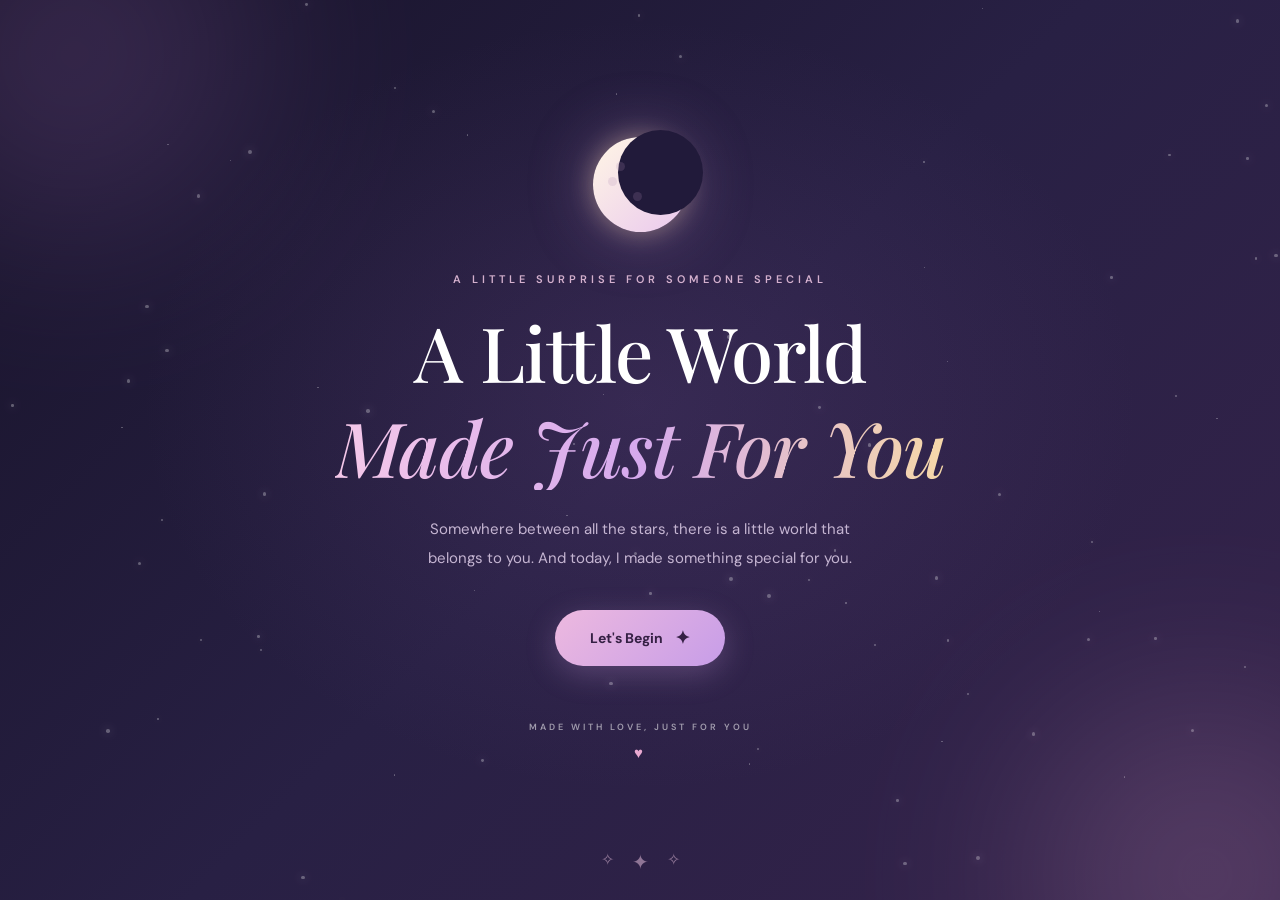
<file: index.html>
<!DOCTYPE html>
<html lang="en">

<head>
    <meta charset="UTF-8">
    <meta name="viewport" content="width=device-width, initial-scale=1.0">

    <meta name="theme-color" content="#171329">
    <meta name="description" content="A little birthday surprise made with love.">

    <title>A Little World For You ✨</title>

    <!-- Google Fonts -->
    <link rel="preconnect" href="https://fonts.googleapis.com">
    <link rel="preconnect" href="https://fonts.gstatic.com" crossorigin>

    <link
        href="https://fonts.googleapis.com/css2?family=DM+Sans:wght@400;500;600;700&family=Playfair+Display:ital,wght@0,500;0,600;0,700;1,500;1,600&display=swap"
        rel="stylesheet">

    <!-- Global Styles -->
    <link rel="stylesheet" href="./css/common.css">

    <!-- Welcome Page Styles -->
    <link rel="stylesheet" href="./css/welcome.css">

    <!-- Welcome Page Script -->
    <script src="js/welcome.js" defer></script>
</head>

<body>

    <main class="welcome-page">

        <!-- Animated Background -->
        <div class="stars-container" id="starsContainer"></div>

        <div class="ambient-glow ambient-glow-one"></div>
        <div class="ambient-glow ambient-glow-two"></div>

        <!-- Main Content -->
        <section class="welcome-content">

            <div class="moon-wrapper">
                <div class="moon">
                    <div class="moon-crater crater-one"></div>
                    <div class="moon-crater crater-two"></div>
                    <div class="moon-crater crater-three"></div>
                </div>
            </div>

            <p class="welcome-label">
                A LITTLE SURPRISE FOR SOMEONE SPECIAL
            </p>

            <h1 class="welcome-title">
                A Little World
                <span>Made Just For You</span>
            </h1>

            <p class="welcome-description">
                Somewhere between all the stars,
                there is a little world that belongs to you.
                And today, I made something special for you.
            </p>

            <a href="/habib-app/surprise.html" class="start-button" id="startButton">
                <span>Let's Begin</span>
                <span class="button-icon">✦</span>
            </a>

            <p class="welcome-footer">
                MADE WITH LOVE, JUST FOR YOU
                <span>♥</span>
            </p>

        </section>

        <!-- Decorative Bottom -->
        <div class="bottom-decoration">
            <span>✧</span>
            <span>✦</span>
            <span>✧</span>
        </div>

    </main>

</body>

</html>
</file>
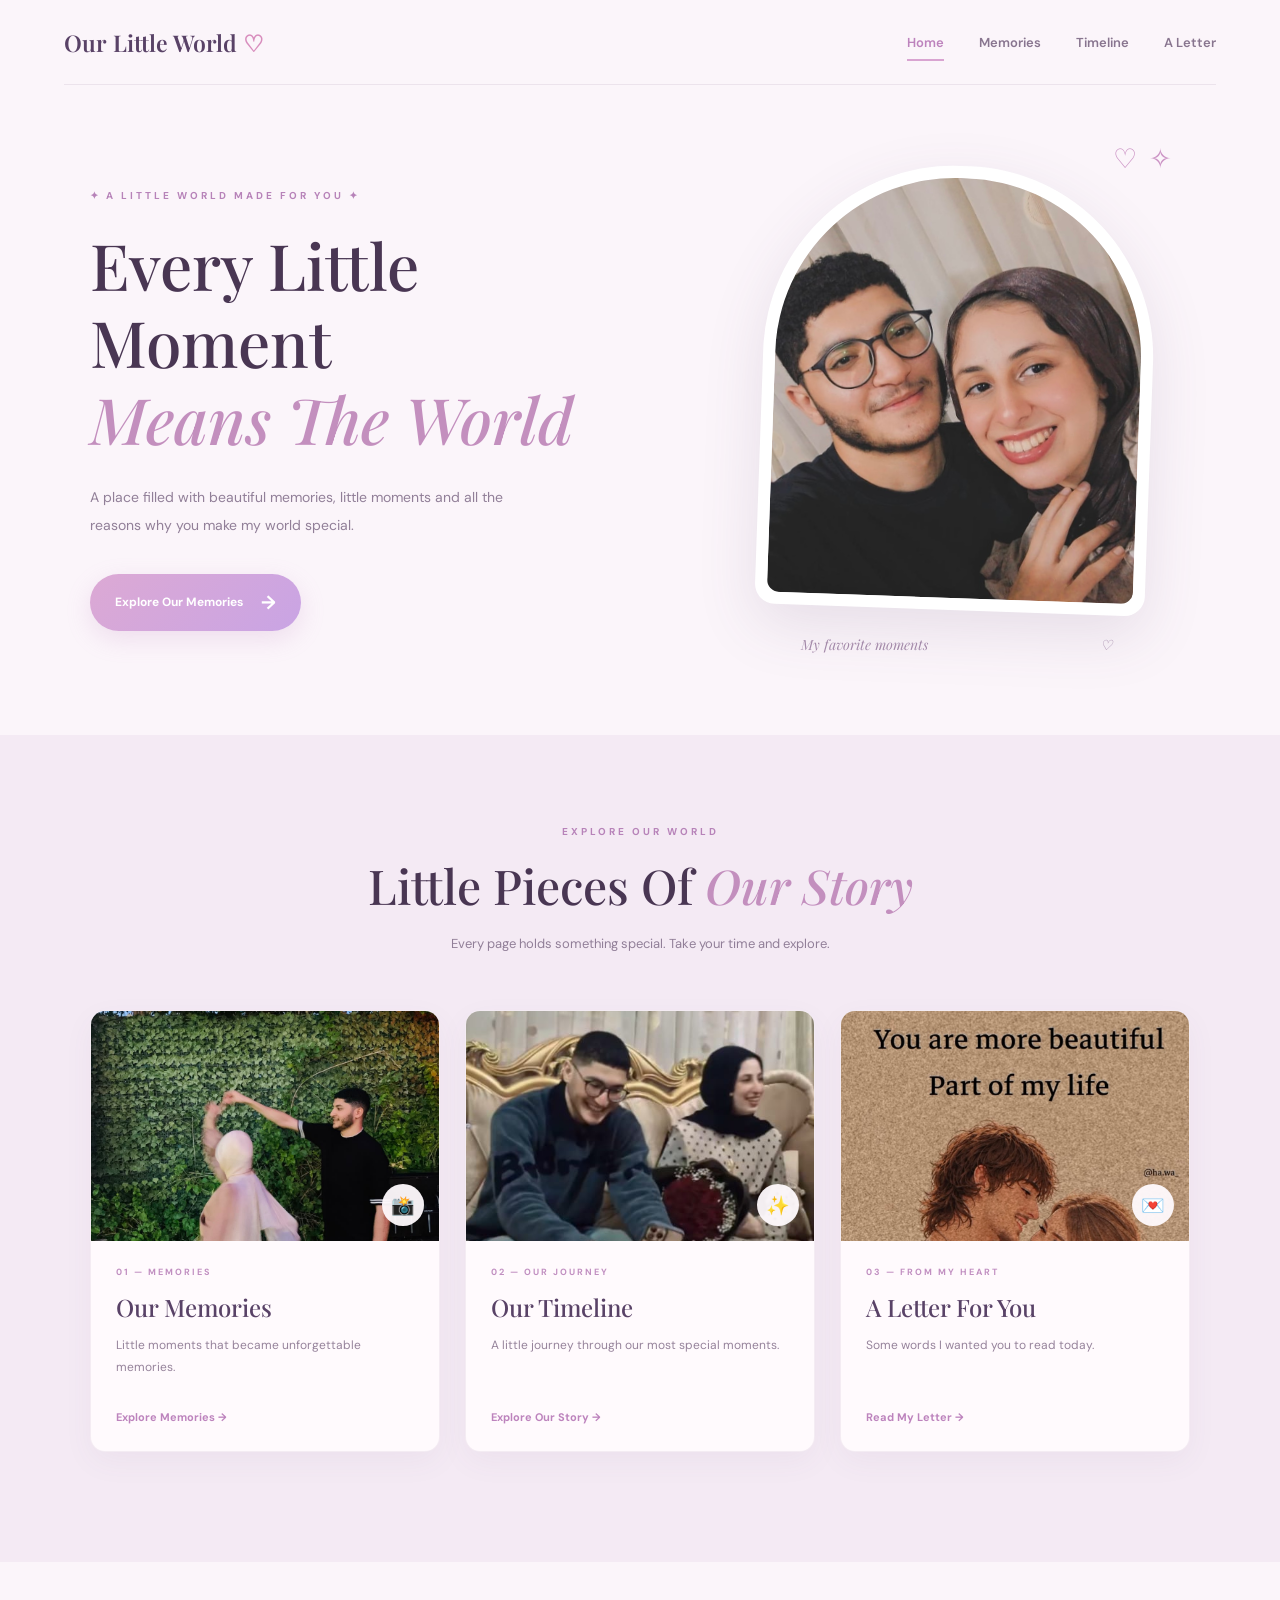
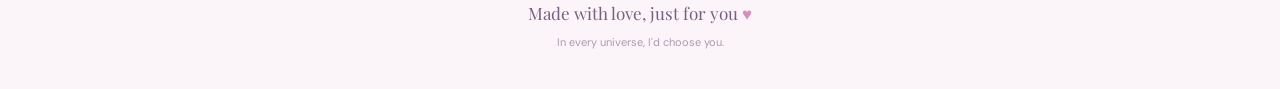
<file: home.html>
<!DOCTYPE html>
<html lang="en">

<head>
    <meta charset="UTF-8">
    <meta name="viewport" content="width=device-width, initial-scale=1.0">

    <meta name="theme-color" content="#fbf5fa">

    <title>Our Little World ❤️</title>

    <!-- Google Fonts -->
    <link rel="preconnect" href="https://fonts.googleapis.com">
    <link rel="preconnect" href="https://fonts.gstatic.com" crossorigin>

    <link
        href="https://fonts.googleapis.com/css2?family=DM+Sans:wght@400;500;600;700&family=Playfair+Display:ital,wght@0,500;0,600;0,700;1,500;1,600&display=swap"
        rel="stylesheet">

    <!-- Styles -->
    <link rel="stylesheet" href="css/common.css">
    <link rel="stylesheet" href="css/home.css">

    <!-- Script -->
    <script src="js/home.js" defer></script>
</head>

<body>

    <main class="home-page">

        <!-- Navigation -->
        <header class="navbar">

            <a href="home.html" class="nav-logo">
                Our Little World <span>♡</span>
            </a>

            <button class="menu-toggle" id="menuToggle" aria-label="Toggle navigation" aria-expanded="false"
                aria-controls="navLinks">
                <span></span>
                <span></span>
                <span></span>
            </button>

            <nav class="nav-links" id="navLinks">

                <a href="home.html" class="nav-link active">Home</a>

                <a href="memories.html" class="nav-link">Memories</a>

                <a href="timeline.html" class="nav-link">Timeline</a>

                <a href="letter.html" class="nav-link">A Letter</a>

            </nav>

        </header>


        <!-- Hero Section -->
        <section class="hero-section">

            <div class="hero-content">

                <p class="hero-label">
                    ✦ A LITTLE WORLD MADE FOR YOU ✦
                </p>

                <h1 class="hero-title">
                    Every Little Moment
                    <span>Means The World</span>
                </h1>

                <p class="hero-description">
                    A place filled with beautiful memories,
                    little moments and all the reasons
                    why you make my world special.
                </p>

                <a href="memories.html" class="primary-button">
                    Explore Our Memories
                    <span>→</span>
                </a>

            </div>


            <div class="hero-image-wrapper">

                <div class="hero-image-decoration">
                    <span>♡</span>
                    <span>✧</span>
                </div>

                <div class="hero-image-frame">

                    <img src="assets/images/hero-couple.jpg" alt="A special picture of us" class="hero-image">

                </div>

                <div class="hero-image-caption">
                    <span>My favorite moments</span>
                    <span>♡</span>
                </div>

            </div>

        </section>


        <!-- Explore Section -->
        <section class="explore-section" id="explore">

            <div class="section-heading">

                <p class="section-label">EXPLORE OUR WORLD</p>

                <h2>
                    Little Pieces Of
                    <span>Our Story</span>
                </h2>

                <p>
                    Every page holds something special.
                    Take your time and explore.
                </p>

            </div>


            <div class="explore-grid">

                <!-- Memories Card -->
                <a href="memories.html" class="explore-card">

                    <div class="card-image">
                        <img src="assets/images/memory-1.jpg" alt="Our favorite memories" loading="lazy">

                        <span class="card-icon">📸</span>
                    </div>

                    <div class="card-content">
                        <p class="card-number">01 — MEMORIES</p>

                        <h3>Our Memories</h3>

                        <p>
                            Little moments that became
                            unforgettable memories.
                        </p>

                        <span class="card-link">
                            Explore Memories →
                        </span>
                    </div>

                </a>


                <!-- Timeline Card -->
                <a href="timeline.html" class="explore-card">

                    <div class="card-image">
                        <img src="assets/images/memory-2.jpg" alt="Our journey together" loading="lazy">

                        <span class="card-icon">✨</span>
                    </div>

                    <div class="card-content">
                        <p class="card-number">02 — OUR JOURNEY</p>

                        <h3>Our Timeline</h3>

                        <p>
                            A little journey through
                            our most special moments.
                        </p>

                        <span class="card-link">
                            Explore Our Story →
                        </span>
                    </div>

                </a>


                <!-- Letter Card -->
                <a href="letter.html" class="explore-card">

                    <div class="card-image">
                        <img src="assets/images/memory-3.jpg" alt="A special letter" loading="lazy">

                        <span class="card-icon">💌</span>
                    </div>

                    <div class="card-content">
                        <p class="card-number">03 — FROM MY HEART</p>

                        <h3>A Letter For You</h3>

                        <p>
                            Some words I wanted
                            you to read today.
                        </p>

                        <span class="card-link">
                            Read My Letter →
                        </span>
                    </div>

                </a>

            </div>

        </section>


        <!-- Footer -->
        <footer class="home-footer">

            <p>
                Made with love, just for you
                <span>♥</span>
            </p>

            <p class="footer-note">
                In every universe, I'd choose you.
            </p>

        </footer>

    </main>

</body>

</html>
</file>
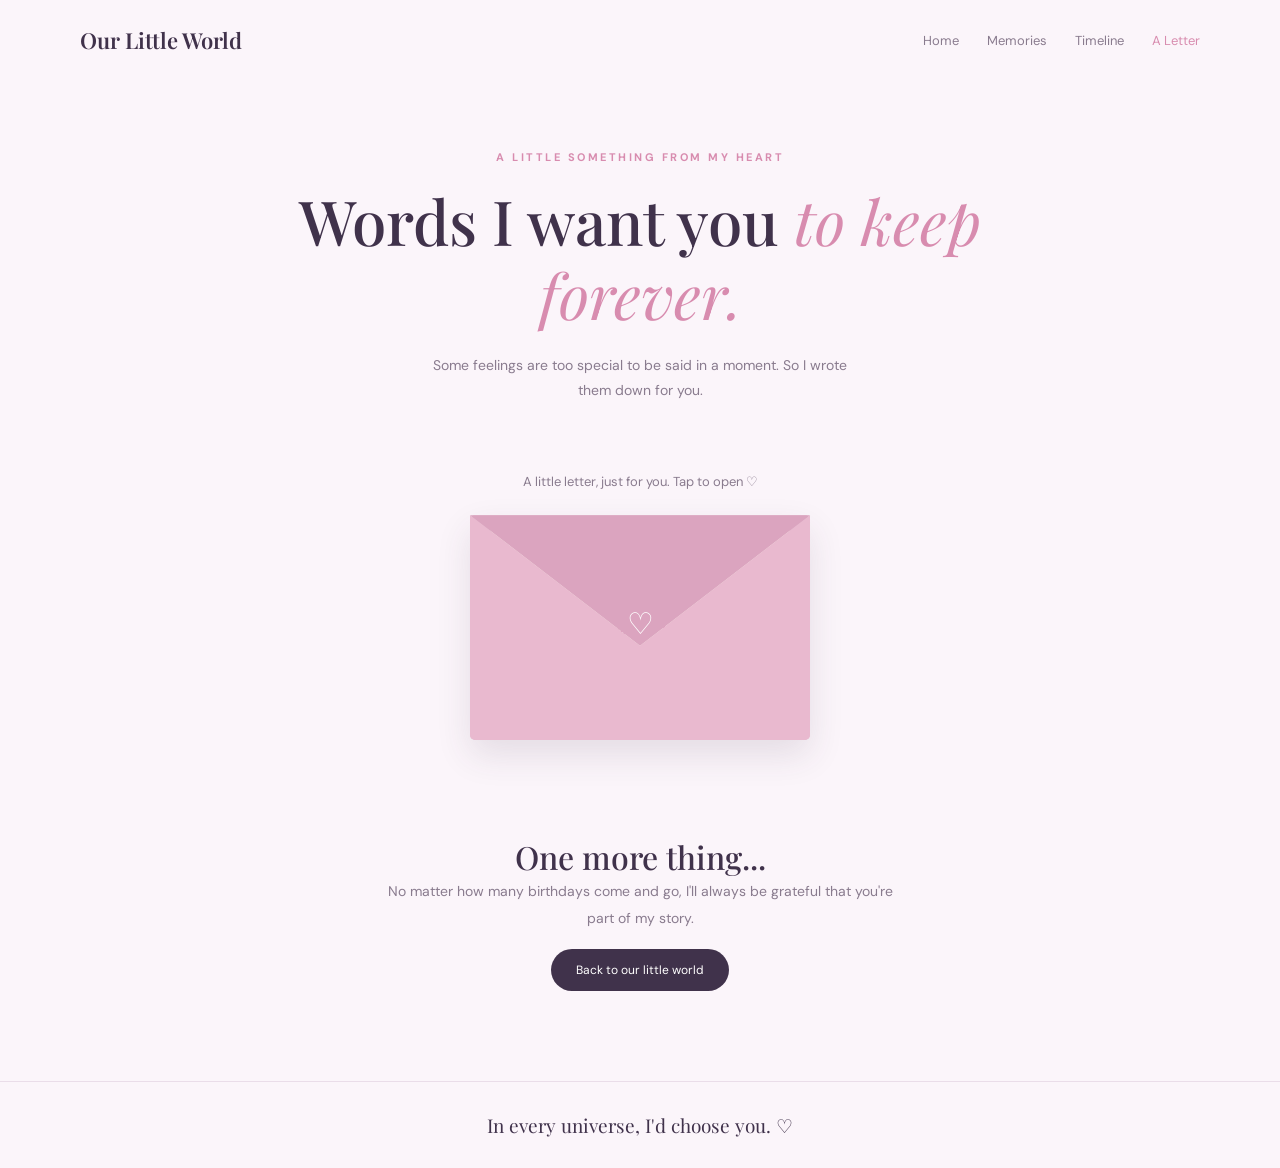
<file: letter.html>
<!DOCTYPE html>
<html lang="en">

<head>
    <meta charset="UTF-8">
    <meta name="viewport" content="width=device-width, initial-scale=1.0">

    <title>A Letter For You | With Love</title>

    <link rel="preconnect" href="https://fonts.googleapis.com">
    <link rel="preconnect" href="https://fonts.gstatic.com" crossorigin>

    <link
        href="https://fonts.googleapis.com/css2?family=DM+Sans:wght@400;500;600;700&family=Playfair+Display:wght@400;500;600;700&family=Caveat:wght@400;500;600;700&display=swap"
        rel="stylesheet">

    <link rel="stylesheet" href="css/common.css">
    <link rel="stylesheet" href="css/letter.css">

    <script src="js/letter.js" defer></script>
</head>

<body>

    <!-- Navigation -->
    <header class="letter-header">
        <a href="home.html" class="brand">Our Little World</a>

        <nav class="letter-nav" aria-label="Main navigation">
            <a href="home.html">Home</a>
            <a href="memories.html">Memories</a>
            <a href="timeline.html">Timeline</a>
            <a href="letter.html" class="active">A Letter</a>
        </nav>
    </header>

    <main>

        <!-- Introduction -->
        <section class="letter-intro">
            <span class="eyebrow">A little something from my heart</span>

            <h1>Words I want you <em>to keep forever.</em></h1>

            <p>
                Some feelings are too special to be said in a moment.
                So I wrote them down for you.
            </p>
        </section>

        <!-- Letter Experience -->
        <section class="letter-experience">

            <p class="envelope-hint" id="envelope-hint">
                A little letter, just for you. Tap to open ♡
            </p>

            <!-- Envelope -->
            <div class="envelope" id="envelope" role="button" tabindex="0" aria-label="Open your birthday letter"
                aria-expanded="false">

                <div class="envelope-back"></div>

                <div class="letter-paper-preview">
                    <span>To my favorite person ♡</span>
                </div>

                <div class="envelope-front"></div>

                <div class="envelope-flap"></div>

                <div class="envelope-heart">♡</div>

            </div>

            <!-- Letter Content -->
            <article class="letter-paper" id="letter-paper" hidden>

                <div class="paper-decoration">♡</div>

                <p class="letter-greeting" id="letter-greeting"></p>

                <div class="letter-message" id="letter-message" aria-live="polite"></div>

                <p class="letter-signature" id="letter-signature"></p>

                <div class="paper-bottom-heart">With all my love ♡</div>

            </article>

            <button class="replay-button" id="replay-button" hidden>
                Read it again ♡
            </button>

        </section>

        <!-- Closing -->
        <section class="letter-closing">
            <h2>One more thing...</h2>

            <p>
                No matter how many birthdays come and go,
                I'll always be grateful that you're part of my story.
            </p>

            <a href="home.html" class="letter-home-button">
                Back to our little world
            </a>
        </section>

    </main>

    <footer class="letter-footer">
        <p>In every universe, I'd choose you. ♡</p>
    </footer>

</body>

</html>
</file>
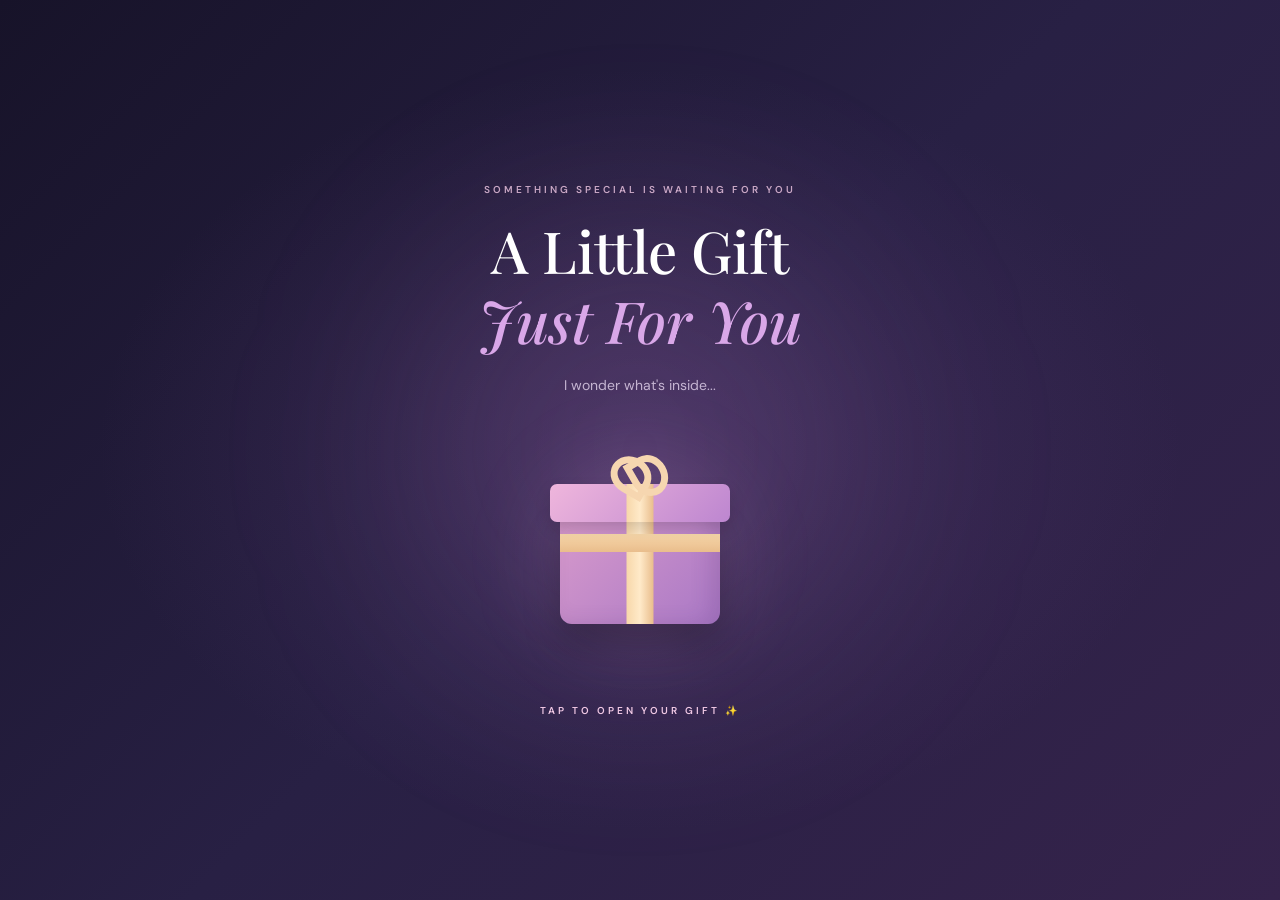
<file: surprise.html>
<!DOCTYPE html>
<html lang="en">

<head>
    <meta charset="UTF-8">
    <meta name="viewport" content="width=device-width, initial-scale=1.0">

    <meta name="theme-color" content="#171329">

    <title>Your Birthday Surprise ❤️</title>

    <!-- Google Fonts -->
    <link rel="preconnect" href="https://fonts.googleapis.com">
    <link rel="preconnect" href="https://fonts.gstatic.com" crossorigin>

    <link
        href="https://fonts.googleapis.com/css2?family=DM+Sans:wght@400;500;600;700&family=Playfair+Display:ital,wght@0,500;0,600;0,700;1,500&display=swap"
        rel="stylesheet">

    <!-- Styles -->
    <link rel="stylesheet" href="./css/common.css">
    <link rel="stylesheet" href="./css/surprise.css">

    <!-- Script -->
    <script src="./js/surprise.js" defer></script>
</head>

<body>

    <main class="surprise-page">

        <!-- Background Effects -->
        <div class="surprise-glow"></div>
        <div class="confetti-container" id="confettiContainer"></div>

        <!-- Gift Stage -->
        <section class="gift-stage" id="giftStage">

            <p class="surprise-label">
                SOMETHING SPECIAL IS WAITING FOR YOU
            </p>

            <h1 class="surprise-heading">
                A Little Gift
                <span>Just For You</span>
            </h1>

            <p class="gift-instruction" id="giftInstruction">
                I wonder what's inside...
            </p>

            <!-- Gift Box -->
            <button class="gift-button" id="giftButton" aria-label="Open your birthday gift">

                <span class="gift-glow"></span>

                <span class="gift-box">

                    <span class="gift-lid">
                        <span class="gift-bow"></span>
                    </span>

                    <span class="gift-base">
                        <span class="gift-ribbon"></span>
                        <span class="gift-ribbon-horizontal"></span>
                    </span>

                </span>

            </button>

            <p class="gift-hint">
                TAP TO OPEN YOUR GIFT ✨
            </p>

        </section>


        <!-- Birthday Reveal -->
        <section class="birthday-reveal" id="birthdayReveal" aria-live="polite" hidden>

            <div class="reveal-sparkle">✧</div>

            <p class="reveal-label">
                TODAY IS ALL ABOUT YOU
            </p>

            <!-- Birthday Photo -->
            <div class="birthday-photo">
                <img src="./assets/images/birthday.jpg" alt="A special birthday memory" id="birthdayImage" />

                <span class="photo-heart">♡</span>
            </div>

            <h1 class="birthday-title">
                Happy Birthday
            </h1>

            <h2 class="birthday-name" id="birthdayName">
                My Love ❤️
            </h2>

            <p class="birthday-message" id="birthdayMessage">
                You make this world a more beautiful place.
                I hope your day is as wonderful as you are.
            </p>

            <div class="reveal-decoration">
                <span>♡</span>
                <span>Habiba Nor</span>
                <span>♡</span>
            </div>

            <a href="home.html" class="explore-button" id="exploreButton">
                Explore Our Story
                <span>→</span>
            </a>

            <p class="reveal-footer">
                MADE WITH ALL MY LOVE
            </p>

        </section>

    </main>

</body>

</html>
</file>
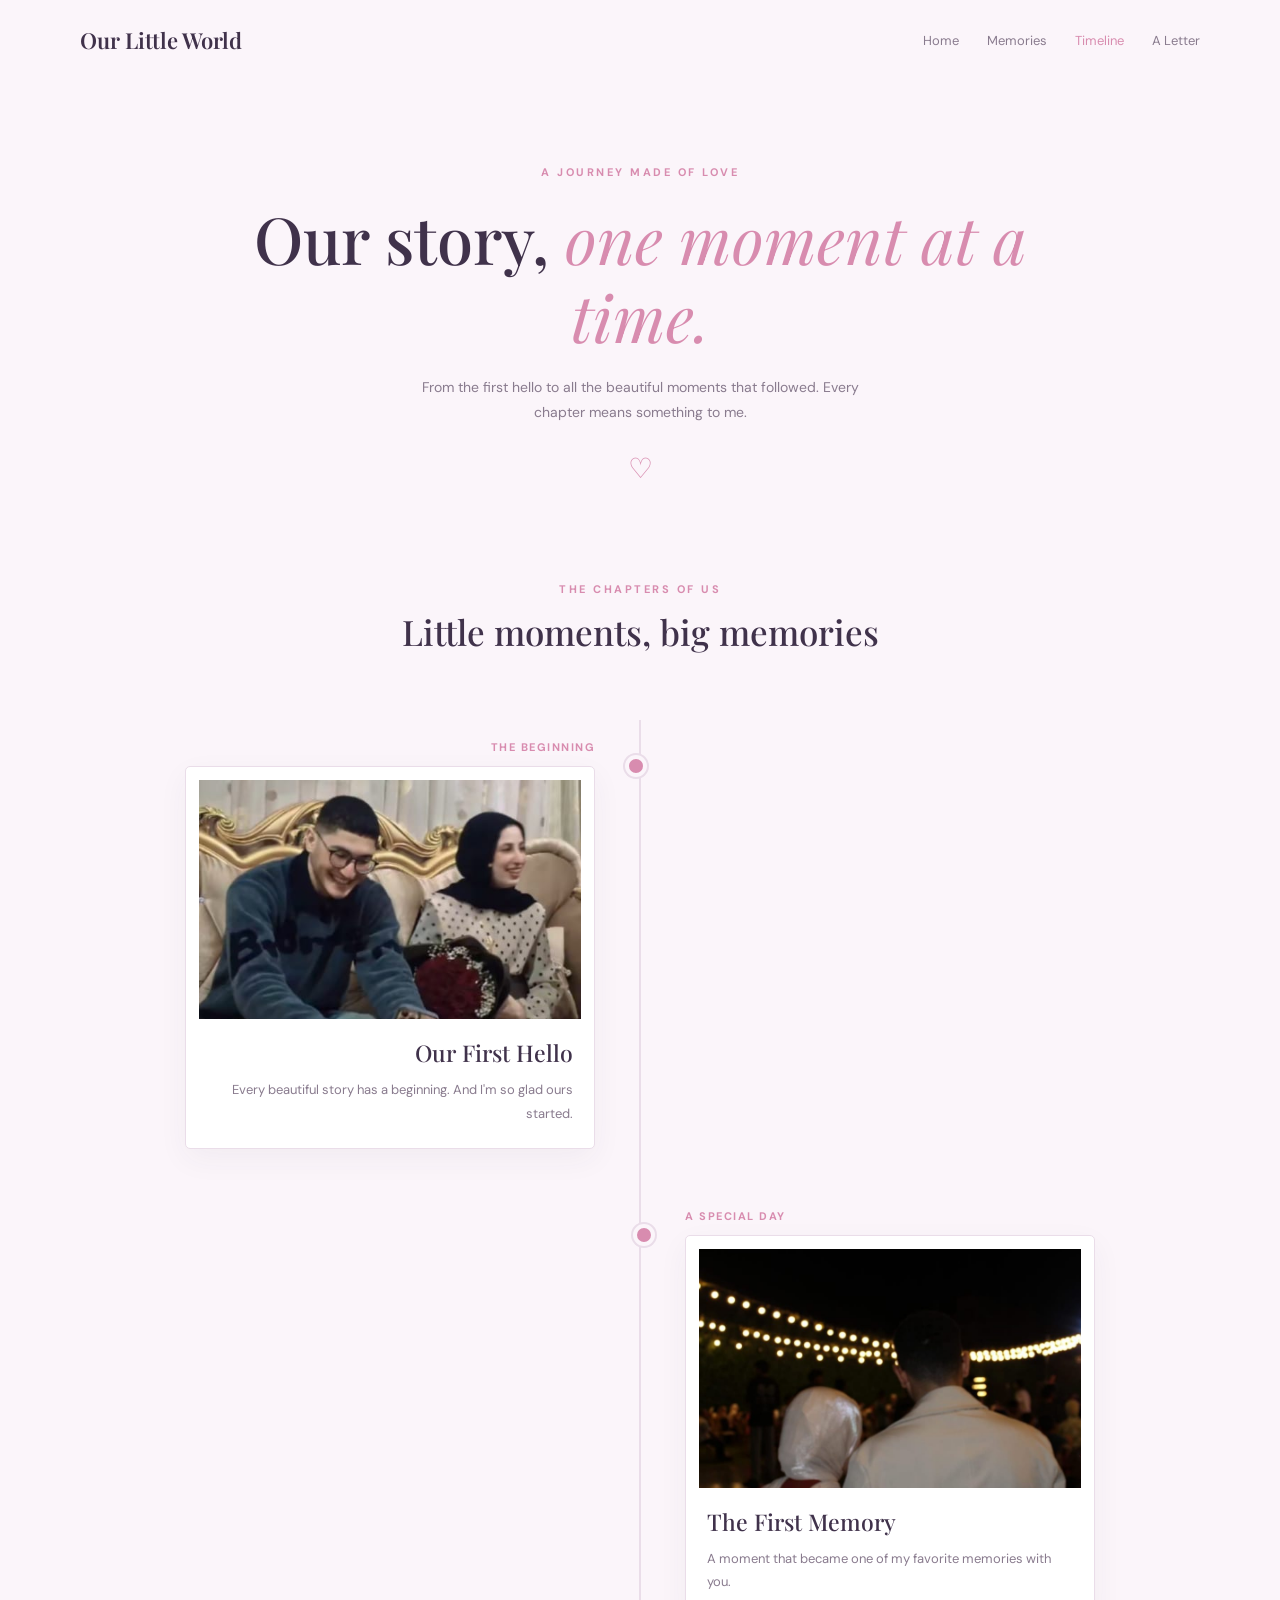
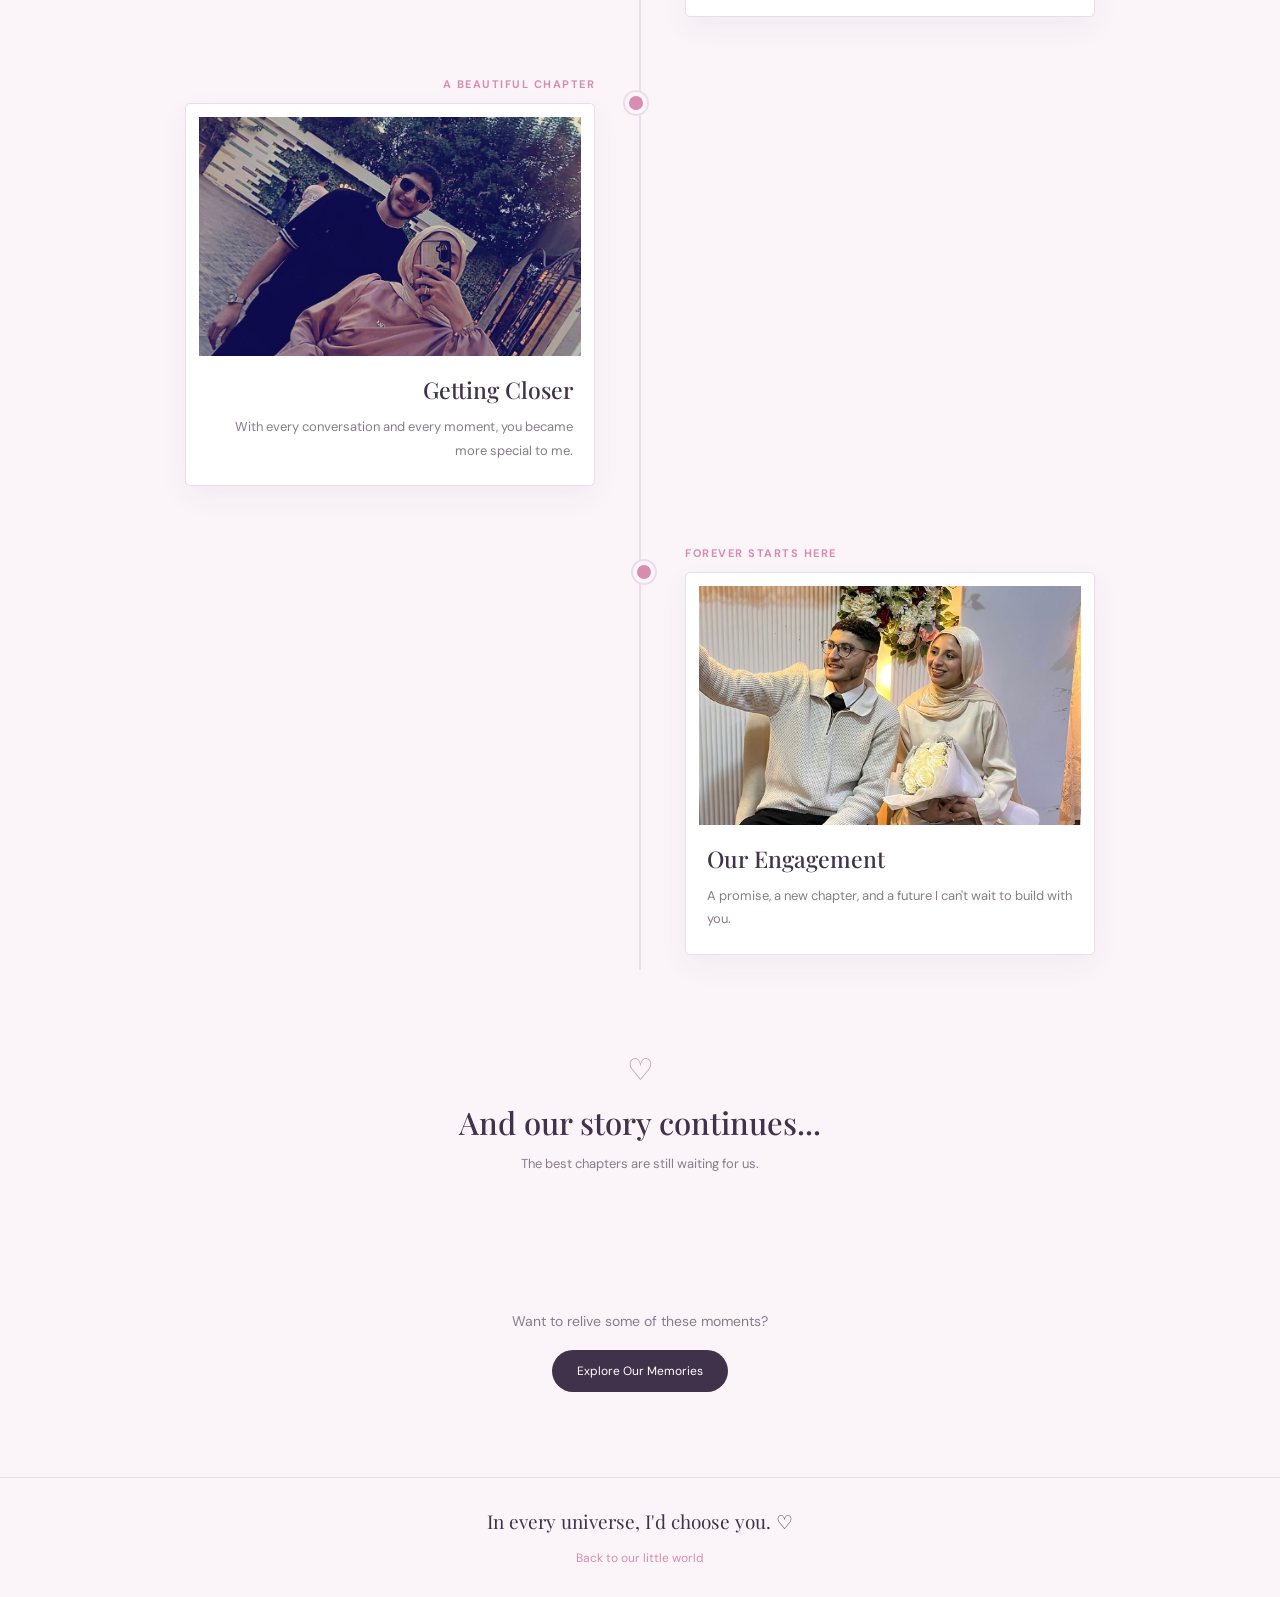
<file: timeline.html>
<!DOCTYPE html>
<html lang="en">

<head>
    <meta charset="UTF-8">
    <meta name="viewport" content="width=device-width, initial-scale=1.0">

    <title>Our Timeline | Our Story</title>

    <link rel="preconnect" href="https://fonts.googleapis.com">
    <link rel="preconnect" href="https://fonts.gstatic.com" crossorigin>

    <link
        href="https://fonts.googleapis.com/css2?family=DM+Sans:wght@400;500;600;700&family=Playfair+Display:wght@400;500;600;700&display=swap"
        rel="stylesheet">

    <link rel="stylesheet" href="css/common.css">
    <link rel="stylesheet" href="css/timeline.css">

    <script src="js/timeline.js" defer></script>
</head>

<body>

    <!-- Navigation -->
    <header class="timeline-header">
        <a href="home.html" class="brand">Our Little World</a>

        <nav class="timeline-nav" aria-label="Main navigation">
            <a href="home.html">Home</a>
            <a href="memories.html">Memories</a>
            <a href="timeline.html" class="active">Timeline</a>
            <a href="letter.html">A Letter</a>
        </nav>
    </header>

    <main>

        <!-- Introduction -->
        <section class="timeline-intro">
            <span class="eyebrow">A journey made of love</span>

            <h1>Our story, <em>one moment at a time.</em></h1>

            <p>
                From the first hello to all the beautiful moments
                that followed. Every chapter means something to me.
            </p>

            <div class="intro-heart">♡</div>
        </section>

        <!-- Timeline -->
        <section class="timeline-section">

            <div class="timeline-heading">
                <span class="eyebrow">The chapters of us</span>
                <h2>Little moments, big memories</h2>
            </div>

            <div class="timeline-container">

                <!-- Timeline line -->
                <div class="timeline-line" aria-hidden="true"></div>

                <!-- Events rendered by JavaScript -->
                <div class="timeline-events" id="timeline-events"></div>

            </div>

            <div class="timeline-ending">
                <span>♡</span>
                <h2>And our story continues...</h2>
                <p>The best chapters are still waiting for us.</p>
            </div>

        </section>

        <!-- Back to memories -->
        <section class="timeline-cta">
            <p>Want to relive some of these moments?</p>
            <a href="memories.html" class="timeline-button">
                Explore Our Memories
            </a>
        </section>

    </main>

    <footer class="timeline-footer">
        <p>In every universe, I'd choose you. ♡</p>
        <a href="home.html">Back to our little world</a>
    </footer>

</body>

</html>
</file>
<file: css/common.css>
/* =================================
   1. CSS Variables
================================= */

:root {
    /* Main Colors */
    --color-background: #171329;
    --color-background-light: #211a3a;

    --color-primary: #d9a7e8;
    --color-secondary: #f1c9e5;
    --color-accent: #f6d8a8;

    --color-white: #ffffff;
    --color-text: #f8edf9;
    --color-text-muted: #c5b5d2;

    /* Gradients */
    --gradient-main: linear-gradient(135deg,
            #171329,
            #282044,
            #35234b);

    --gradient-button: linear-gradient(135deg,
            #edb9df,
            #c79de8);

    /* Fonts */
    --font-primary: "DM Sans", sans-serif;
    --font-heading: "Playfair Display", serif;

    /* Effects */
    --shadow-glow: 0 0 35px rgba(217, 167, 232, 0.25);

    /* Transitions */
    --transition-fast: 0.3s ease;
    --transition-normal: 0.5s ease;
}

/* =================================
   2. Reset
================================= */

* {
    margin: 0;
    padding: 0;
    box-sizing: border-box;
}

html {
    scroll-behavior: smooth;
}

body {
    min-height: 100vh;
    font-family: var(--font-primary);
    color: var(--color-text);
    background: var(--color-background);
}

button,
a {
    font: inherit;
}

a {
    text-decoration: none;
    color: inherit;
}

button {
    cursor: pointer;
}

img {
    display: block;
    max-width: 100%;
}

/* =================================
   3. Shared Utilities
================================= */

.container {
    width: min(90%, 1200px);
    margin-inline: auto;
}

.text-gradient {
    background: linear-gradient(90deg,
            #f5c8e9,
            #d5a9ed,
            #f6d8a8);

    -webkit-background-clip: text;
    background-clip: text;
    color: transparent;
}
</file>
<file: css/welcome.css>
/* =================================
   1. Welcome Page Layout
================================= */

.welcome-page {
    position: relative;
    min-height: 100svh;

    display: flex;
    align-items: center;
    justify-content: center;

    overflow: hidden;
    isolation: isolate;

    padding: 40px 20px;

    background:
        radial-gradient(ellipse at 50% 45%,
            rgba(111, 76, 139, 0.22),
            transparent 55%),
        var(--gradient-main);
}

/* =================================
   2. Background Glow
================================= */

.ambient-glow {
    position: absolute;
    width: 350px;
    height: 350px;

    border-radius: 50%;
    filter: blur(100px);

    opacity: 0.2;
    pointer-events: none;

    z-index: -1;
}

.ambient-glow-one {
    top: -120px;
    left: -100px;

    background: #b77bd4;
}

.ambient-glow-two {
    bottom: -150px;
    right: -100px;

    background: #e5a9d1;
}

/* =================================
   3. Stars
================================= */

.stars-container {
    position: absolute;
    inset: 0;

    overflow: hidden;
    pointer-events: none;

    z-index: -1;
}

.star {
    position: absolute;

    width: var(--star-size);
    height: var(--star-size);

    left: var(--star-left);
    top: var(--star-top);

    background: #ffffff;
    border-radius: 50%;

    opacity: 0.3;

    box-shadow:
        0 0 8px rgba(255, 255, 255, 0.8),
        0 0 15px rgba(217, 167, 232, 0.6);

    animation: twinkle var(--star-duration) ease-in-out infinite;
    animation-delay: var(--star-delay);
}

@keyframes twinkle {

    0%,
    100% {
        opacity: 0.2;
        transform: scale(0.7);
    }

    50% {
        opacity: 1;
        transform: scale(1.4);
    }
}

/* =================================
   4. Welcome Content
================================= */

.welcome-content {
    position: relative;
    z-index: 1;

    width: 100%;
    max-width: 700px;

    display: flex;
    flex-direction: column;
    align-items: center;

    text-align: center;
}

/* =================================
   5. Moon
================================= */

.moon-wrapper {
    margin-bottom: 40px;

    animation: moon-float 5s ease-in-out infinite;
}

.moon {
    position: relative;

    width: 95px;
    height: 95px;

    border-radius: 50%;

    background: linear-gradient(135deg,
            #fff6e5,
            #eac8ee);

    box-shadow:
        0 0 25px rgba(246, 216, 168, 0.4),
        0 0 65px rgba(217, 167, 232, 0.35);
}

.moon::after {
    content: "";

    position: absolute;

    width: 85px;
    height: 85px;

    top: -7px;
    right: -15px;

    border-radius: 50%;

    background: #211a3a;
}

.moon-crater {
    position: absolute;

    width: 9px;
    height: 9px;

    border-radius: 50%;

    background: rgba(173, 138, 180, 0.2);

    z-index: 1;
}

.crater-one {
    top: 25px;
    left: 23px;
}

.crater-two {
    top: 55px;
    left: 40px;
}

.crater-three {
    top: 40px;
    left: 15px;
}

@keyframes moon-float {

    0%,
    100% {
        transform: translateY(0);
    }

    50% {
        transform: translateY(-12px);
    }
}

/* =================================
   6. Typography
================================= */

.welcome-label {
    margin-bottom: 22px;

    font-size: 11px;
    font-weight: 600;

    letter-spacing: 4px;

    color: var(--color-secondary);

    opacity: 0.85;
}

.welcome-title {
    font-family: var(--font-heading);

    font-size: clamp(42px, 7vw, 76px);
    font-weight: 500;

    line-height: 1.15;
    letter-spacing: -1px;

    color: var(--color-white);
}

.welcome-title span {
    display: block;

    margin-top: 8px;

    font-style: italic;

    background: linear-gradient(90deg,
            #f5c8e9,
            #d5a9ed,
            #f6d8a8);

    -webkit-background-clip: text;
    background-clip: text;

    color: transparent;
}

.welcome-description {
    max-width: 470px;

    margin-top: 25px;

    font-size: 15px;
    line-height: 1.9;

    color: var(--color-text-muted);
}

/* =================================
   7. Start Button
================================= */

.start-button {
    position: relative;

    display: inline-flex;
    align-items: center;
    justify-content: center;
    gap: 12px;

    margin-top: 38px;
    padding: 16px 35px;

    border-radius: 50px;

    background: var(--gradient-button);

    color: #352044;

    font-size: 14px;
    font-weight: 700;

    box-shadow:
        0 8px 30px rgba(217, 167, 232, 0.25);

    transition:
        transform var(--transition-fast),
        box-shadow var(--transition-fast);
}

.start-button:hover {
    transform: translateY(-5px);

    box-shadow:
        0 12px 40px rgba(217, 167, 232, 0.4);
}

.start-button:active {
    transform: scale(0.96);
}

.button-icon {
    font-size: 18px;

    transition: transform var(--transition-fast);
}

.start-button:hover .button-icon {
    transform: rotate(45deg);
}

/* Keyboard Accessibility */

.start-button:focus-visible {
    outline: 2px solid #ffffff;
    outline-offset: 5px;
}

/* =================================
   8. Footer
================================= */

.welcome-footer {
    margin-top: 55px;

    font-size: 9px;
    font-weight: 600;

    letter-spacing: 3px;

    color: rgba(255, 255, 255, 0.55);
}

.welcome-footer span {
    display: block;

    margin-top: 10px;

    color: #e9a9d1;
    font-size: 15px;
}

/* =================================
   9. Bottom Decoration
================================= */

.bottom-decoration {
    position: absolute;

    bottom: 25px;
    left: 50%;

    display: flex;
    gap: 18px;

    transform: translateX(-50%);

    color: var(--color-secondary);
    opacity: 0.5;
}

.bottom-decoration span:nth-child(2) {
    font-size: 20px;
}

/* =================================
   10. Responsive Design
================================= */

@media (max-width: 600px) {

    .welcome-page {
        padding: 35px 20px;
    }

    .moon {
        width: 75px;
        height: 75px;
    }

    .moon::after {
        width: 68px;
        height: 68px;

        top: -6px;
        right: -12px;
    }

    .moon-wrapper {
        margin-bottom: 35px;
    }

    .welcome-label {
        font-size: 9px;
        letter-spacing: 2.5px;
    }

    .welcome-title {
        font-size: clamp(38px, 10vw, 52px);
    }

    .welcome-description {
        font-size: 13px;
        max-width: 330px;
    }

    .start-button {
        padding: 14px 30px;
    }

    .welcome-footer {
        margin-top: 45px;
    }

    .ambient-glow {
        width: 220px;
        height: 220px;
    }
}

/* =================================
   11. Reduced Motion
================================= */

@media (prefers-reduced-motion: reduce) {

    *,
    *::before,
    *::after {
        animation-duration: 0.01ms !important;
        animation-iteration-count: 1 !important;
        transition-duration: 0.01ms !important;
    }
}
</file>
<file: css/home.css>
/* =================================
   1. Home Page
================================= */

.home-page {
    min-height: 100vh;
    background: #fbf5fa;
    color: #40324b;
}

/* =================================
   2. Navbar
================================= */

.navbar {
    width: min(90%, 1200px);
    min-height: 85px;

    margin: auto;

    display: flex;
    align-items: center;
    justify-content: space-between;

    border-bottom: 1px solid rgba(100, 70, 110, 0.1);
}

.nav-logo {
    font-family: var(--font-heading);
    font-size: 23px;
    font-weight: 600;

    color: #594267;
}

.nav-logo span {
    color: #d88dbd;
}

.nav-links {
    display: flex;
    align-items: center;
    gap: 35px;
}

.nav-link {
    position: relative;

    font-size: 13px;
    font-weight: 600;

    color: #88758f;

    transition: 0.3s ease;
}

.nav-link:hover,
.nav-link.active {
    color: #bd83bd;
}

.nav-link.active::after {
    content: "";

    position: absolute;

    bottom: -10px;
    left: 0;

    width: 100%;
    height: 2px;

    background: #d9a4d1;
}

.menu-toggle {
    display: none;

    background: none;
    border: none;

    flex-direction: column;
    gap: 5px;

    padding: 8px;
}

.menu-toggle span {
    width: 23px;
    height: 2px;

    border-radius: 5px;

    background: #594267;

    transition: 0.3s ease;
}

/* =================================
   3. Hero Section
================================= */

.hero-section {
    width: min(90%, 1100px);

    min-height: 650px;

    margin: auto;

    display: grid;
    grid-template-columns: 1.1fr 0.9fr;

    align-items: center;
    gap: 65px;

    padding: 80px 0;
}

.hero-content {
    animation: slide-up 0.9s ease both;
}

.hero-label {
    font-size: 10px;
    font-weight: 700;

    letter-spacing: 3px;

    color: #b783b9;

    margin-bottom: 25px;
}

.hero-title {
    font-family: var(--font-heading);

    font-size: clamp(42px, 5vw, 65px);
    font-weight: 500;

    line-height: 1.2;

    color: #493653;
}

.hero-title span {
    display: block;

    font-style: italic;

    color: #c38fbe;
}

.hero-description {
    max-width: 450px;

    margin-top: 25px;

    font-size: 14px;
    line-height: 2;

    color: #917f98;
}

/* =================================
   4. Primary Button
================================= */

.primary-button {
    display: inline-flex;
    align-items: center;
    gap: 18px;

    margin-top: 35px;

    padding: 16px 25px;

    border-radius: 50px;

    background: linear-gradient(135deg,
            #dca9d4,
            #c9a4e4);

    color: #ffffff;

    font-size: 12px;
    font-weight: 700;

    box-shadow:
        0 8px 25px rgba(194, 143, 194, 0.22);

    transition: 0.3s ease;
}

.primary-button:hover {
    transform: translateY(-4px);

    box-shadow:
        0 12px 30px rgba(194, 143, 194, 0.35);
}

.primary-button span {
    font-size: 19px;
}

/* =================================
   5. Hero Image
================================= */

.hero-image-wrapper {
    position: relative;

    width: 100%;
    max-width: 390px;

    margin-inline: auto;

    animation: slide-up 1s ease both;
}

.hero-image-frame {
    position: relative;

    padding: 12px;

    background: #ffffff;

    border-radius: 190px 190px 20px 20px;

    box-shadow:
        0 20px 60px rgba(96, 67, 110, 0.13);

    transform: rotate(2deg);

    transition: 0.4s ease;
}

.hero-image-frame:hover {
    transform: rotate(0deg) translateY(-5px);
}

.hero-image {
    width: 100%;
    height: 420px;

    object-fit: cover;

    border-radius: 180px 180px 12px 12px;
}

.hero-image-decoration {
    position: absolute;

    top: -25px;
    right: -20px;

    z-index: 2;

    display: flex;
    gap: 12px;

    color: #cb92c4;
    font-size: 27px;
}

.hero-image-caption {
    display: flex;
    justify-content: space-between;

    width: 80%;

    margin: 25px auto 0;

    color: #a68cac;

    font-family: var(--font-heading);
    font-size: 14px;
    font-style: italic;
}

/* =================================
   6. Explore Section
================================= */

.explore-section {
    padding: 90px 5% 110px;

    background: #f4eaf4;
}

.section-heading {
    max-width: 600px;

    margin: 0 auto 55px;

    text-align: center;
}

.section-label {
    margin-bottom: 15px;

    font-size: 10px;
    font-weight: 700;

    letter-spacing: 3px;

    color: #b783b9;
}

.section-heading h2 {
    font-family: var(--font-heading);

    font-size: clamp(35px, 5vw, 48px);
    font-weight: 500;

    color: #493653;
}

.section-heading h2 span {
    color: #c38fbe;
    font-style: italic;
}

.section-heading>p:last-child {
    margin-top: 15px;

    font-size: 13px;
    line-height: 1.8;

    color: #917f98;
}

/* =================================
   7. Explore Grid
================================= */

.explore-grid {
    width: min(100%, 1100px);

    margin: auto;

    display: grid;
    grid-template-columns: repeat(3, 1fr);

    gap: 25px;
}

.explore-card {
    display: block;

    overflow: hidden;

    background: #fffafd;

    border: 1px solid rgba(150, 110, 160, 0.1);

    border-radius: 15px;

    box-shadow:
        0 10px 30px rgba(100, 70, 110, 0.05);

    transition: 0.4s ease;
}

.explore-card:hover {
    transform: translateY(-9px);

    box-shadow:
        0 20px 40px rgba(100, 70, 110, 0.12);
}

/* Card Image */

.card-image {
    position: relative;

    height: 230px;

    overflow: hidden;
}

.card-image img {
    width: 100%;
    height: 100%;

    object-fit: cover;

    transition: transform 0.6s ease;
}

.explore-card:hover .card-image img {
    transform: scale(1.07);
}

.card-icon {
    position: absolute;

    right: 15px;
    bottom: 15px;

    width: 42px;
    height: 42px;

    display: grid;
    place-items: center;

    background: rgba(255, 250, 253, 0.95);

    border-radius: 50%;

    font-size: 19px;
}

/* Card Content */

.card-content {
    padding: 25px;
}

.card-number {
    font-size: 9px;
    font-weight: 700;

    letter-spacing: 2px;

    color: #c18fc1;
}

.card-content h3 {
    margin-top: 13px;

    font-family: var(--font-heading);
    font-size: 24px;
    font-weight: 500;

    color: #594267;
}

.card-content>p:not(.card-number) {
    min-height: 55px;

    margin-top: 12px;

    font-size: 12px;
    line-height: 1.8;

    color: #96839b;
}

.card-link {
    display: inline-block;

    margin-top: 20px;

    font-size: 11px;
    font-weight: 700;

    color: #bd83bd;

    transition: 0.3s ease;
}

.explore-card:hover .card-link {
    transform: translateX(5px);
}

/* =================================
   8. Footer
================================= */

.home-footer {
    padding: 40px 20px;

    text-align: center;

    background: #fbf5fa;
}

.home-footer>p:first-child {
    font-family: var(--font-heading);

    font-size: 17px;

    color: #795d83;
}

.home-footer>p:first-child span {
    color: #d78ebc;
}

.footer-note {
    margin-top: 10px;

    font-size: 11px;

    color: #ac99b2;
}

/* =================================
   9. Entrance Animation
================================= */

@keyframes slide-up {
    from {
        opacity: 0;
        transform: translateY(25px);
    }

    to {
        opacity: 1;
        transform: translateY(0);
    }
}

/* =================================
   10. Responsive
================================= */

@media (max-width: 850px) {

    .hero-section {
        gap: 35px;
    }

    .hero-image {
        height: 350px;
    }

    .explore-grid {
        grid-template-columns: repeat(2, 1fr);
    }

    .nav-links {
        gap: 20px;
    }
}

@media (max-width: 650px) {

    .navbar {
        min-height: 75px;
    }

    .nav-logo {
        font-size: 20px;
    }

    .menu-toggle {
        display: flex;
    }

    .nav-links {
        position: absolute;

        top: 75px;
        left: 5%;
        right: 5%;

        z-index: 10;

        display: none;
        flex-direction: column;
        align-items: stretch;

        gap: 0;

        padding: 10px;

        background: #fffafd;

        border: 1px solid #f0e1f0;
        border-radius: 12px;

        box-shadow: 0 15px 30px rgba(60, 40, 70, 0.1);
    }

    .nav-links.is-open {
        display: flex;
    }

    .nav-link {
        padding: 15px;
    }

    .nav-link.active::after {
        display: none;
    }

    .hero-section {
        grid-template-columns: 1fr;

        gap: 55px;

        padding: 75px 0;
    }

    .hero-content {
        text-align: center;
    }

    .hero-description {
        margin-inline: auto;
    }

    .hero-image-wrapper {
        max-width: 300px;
    }

    .hero-image {
        height: 340px;
    }

    .explore-section {
        padding: 70px 5%;
    }

    .explore-grid {
        grid-template-columns: 1fr;

        max-width: 400px;
    }

    .card-image {
        height: 230px;
    }
}

/* =================================
   11. Reduced Motion
================================= */

@media (prefers-reduced-motion: reduce) {

    *,
    *::before,
    *::after {
        animation-duration: 0.01ms !important;
        animation-iteration-count: 1 !important;
        transition-duration: 0.01ms !important;
    }
}
</file>
<file: css/letter.css>
/* ==============================
   Letter Page
============================== */

:root {
    --letter-bg: #fbf5fa;
    --letter-text: #40324b;
    --letter-muted: #897b8e;
    --letter-pink: #d88caf;
    --letter-border: #eadde9;
    --paper: #fffaf0;
    --paper-text: #594653;
    --letter-heading: "Playfair Display", serif;
    --letter-body: "DM Sans", sans-serif;
    --handwriting: "Caveat", cursive;
}

* {
    box-sizing: border-box;
}

body {
    margin: 0;
    background: var(--letter-bg);
    color: var(--letter-text);
    font-family: var(--letter-body);
}

/* ==============================
   Navigation
============================== */

.letter-header {
    width: min(1120px, 90%);
    margin: auto;
    padding: 25px 0;

    display: flex;
    justify-content: space-between;
    align-items: center;
    gap: 20px;
}

.brand {
    color: var(--letter-text);
    text-decoration: none;
    font-family: var(--letter-heading);
    font-size: 22px;
    font-weight: 600;
}

.letter-nav {
    display: flex;
    align-items: center;
    gap: 28px;
}

.letter-nav a {
    color: var(--letter-muted);
    text-decoration: none;
    font-size: 13px;
    transition: color 0.25s ease;
}

.letter-nav a:hover,
.letter-nav a.active {
    color: var(--letter-pink);
}

/* ==============================
   Introduction
============================== */

.letter-intro {
    text-align: center;
    padding: 70px 20px 35px;
}

.eyebrow {
    display: block;
    color: var(--letter-pink);
    font-size: 11px;
    font-weight: 700;
    letter-spacing: 2.5px;
    text-transform: uppercase;
}

.letter-intro h1 {
    max-width: 780px;
    margin: 20px auto;
    font-family: var(--letter-heading);
    font-size: clamp(37px, 6vw, 62px);
    font-weight: 500;
    line-height: 1.2;
}

.letter-intro h1 em {
    color: var(--letter-pink);
    font-weight: 400;
}

.letter-intro p {
    max-width: 450px;
    margin: auto;
    color: var(--letter-muted);
    font-size: 14px;
    line-height: 1.8;
}

/* ==============================
   Letter Experience
============================== */

.letter-experience {
    width: min(760px, 92%);
    margin: auto;
    padding: 35px 0 70px;

    display: flex;
    flex-direction: column;
    align-items: center;
}

.envelope-hint {
    color: var(--letter-muted);
    font-size: 13px;
    margin-bottom: 25px;
    text-align: center;
}

/* ==============================
   Envelope
============================== */

.envelope {
    position: relative;
    width: min(340px, 85vw);
    height: 225px;
    cursor: pointer;
    perspective: 1000px;
    transition: transform 0.4s ease;
    outline: none;
}

.envelope:hover {
    transform: translateY(-5px);
}

.envelope:focus-visible {
    outline: 3px solid var(--letter-pink);
    outline-offset: 10px;
    border-radius: 8px;
}

.envelope-back {
    position: absolute;
    inset: 0;
    background: #e7c6d7;
    border-radius: 5px;
    box-shadow: 0 15px 35px rgba(64, 50, 75, 0.12);
}

.letter-paper-preview {
    position: absolute;
    width: 88%;
    height: 90%;
    left: 6%;
    top: 5%;
    z-index: 1;

    display: flex;
    justify-content: center;
    align-items: center;

    background: var(--paper);
    color: var(--letter-pink);
    font-family: var(--handwriting);
    font-size: 23px;

    transition: transform 0.8s ease;
}

.envelope-front {
    position: absolute;
    inset: 0;
    z-index: 3;
    background: #e9b9cf;
    clip-path: polygon(0 0, 50% 58%, 100% 0, 100% 100%, 0 100%);
    border-radius: 0 0 5px 5px;
}

.envelope-flap {
    position: absolute;
    inset: 0;
    z-index: 4;

    background: #dba4bf;
    clip-path: polygon(0 0, 100% 0, 50% 58%);
    transform-origin: top center;
    transition: transform 0.7s ease;
}

.envelope-heart {
    position: absolute;
    z-index: 5;
    top: 48%;
    left: 50%;
    transform: translate(-50%, -50%);

    color: white;
    font-size: 30px;
    transition: opacity 0.3s ease;
}

/* Open state */

.envelope.is-open .envelope-flap {
    transform: rotateX(180deg);
    z-index: 0;
}

.envelope.is-open .letter-paper-preview {
    transform: translateY(-135px);
}

.envelope.is-open .envelope-heart {
    opacity: 0;
}

.envelope.is-open {
    cursor: default;
}

/* ==============================
   Actual Letter Paper
============================== */

.letter-paper[hidden],
.replay-button[hidden] {
    display: none !important;
}

.letter-paper {
    position: relative;
    width: min(650px, 100%);
    margin-top: 45px;
    padding: 55px clamp(22px, 7vw, 65px);

    background:
        linear-gradient(rgba(255, 255, 255, 0.18),
            rgba(255, 255, 255, 0.18)),
        var(--paper);

    border: 1px solid #eadfce;
    box-shadow: 0 15px 50px rgba(64, 50, 75, 0.09);

    animation: paper-appear 0.8s ease both;
}

.paper-decoration {
    text-align: center;
    color: var(--letter-pink);
    font-size: 25px;
    margin-bottom: 25px;
}

.letter-greeting {
    color: var(--paper-text);
    font-family: var(--handwriting);
    font-size: 29px;
    font-weight: 600;
    margin: 0 0 20px;
}

.letter-message {
    min-height: 180px;
    color: var(--paper-text);
    font-family: var(--handwriting);
    font-size: clamp(20px, 3vw, 25px);
    line-height: 1.75;
    white-space: pre-wrap;
}

.letter-signature {
    min-height: 35px;
    margin-top: 25px;
    color: var(--letter-pink);
    font-family: var(--handwriting);
    font-size: 30px;
    font-weight: 600;
    text-align: right;
}

.paper-bottom-heart {
    text-align: center;
    color: var(--letter-pink);
    font-family: var(--handwriting);
    font-size: 23px;
    margin-top: 25px;
}

/* ==============================
   Replay Button
============================== */

.replay-button {
    margin-top: 25px;
    padding: 12px 24px;

    border: 1px solid var(--letter-pink);
    border-radius: 30px;
    background: transparent;
    color: var(--letter-pink);

    font-family: var(--letter-body);
    font-size: 12px;
    cursor: pointer;
    transition: 0.25s ease;
}

.replay-button:hover {
    background: var(--letter-pink);
    color: white;
}

/* ==============================
   Closing
============================== */

.letter-closing {
    max-width: 550px;
    margin: auto;
    padding: 25px 20px 90px;
    text-align: center;
}

.letter-closing h2 {
    font-family: var(--letter-heading);
    font-size: 32px;
    font-weight: 500;
}

.letter-closing p {
    color: var(--letter-muted);
    font-size: 14px;
    line-height: 1.9;
}

.letter-home-button {
    display: inline-block;
    margin-top: 18px;
    padding: 13px 25px;
    border-radius: 30px;

    background: var(--letter-text);
    color: white;
    text-decoration: none;
    font-size: 12px;

    transition: 0.25s ease;
}

.letter-home-button:hover {
    background: var(--letter-pink);
    transform: translateY(-3px);
}

/* ==============================
   Footer
============================== */

.letter-footer {
    border-top: 1px solid var(--letter-border);
    padding: 30px 15px;
    text-align: center;
}

.letter-footer p {
    font-family: var(--letter-heading);
    font-size: 19px;
    margin: 0;
}

/* ==============================
   Animations
============================== */

@keyframes paper-appear {
    from {
        opacity: 0;
        transform: translateY(25px);
    }

    to {
        opacity: 1;
        transform: translateY(0);
    }
}

/* ==============================
   Responsive
============================== */

@media (max-width: 650px) {
    .letter-header {
        flex-direction: column;
    }

    .letter-nav {
        gap: 17px;
        flex-wrap: wrap;
        justify-content: center;
    }

    .letter-nav a {
        font-size: 12px;
    }

    .letter-intro {
        padding-top: 50px;
    }

    .envelope {
        height: 190px;
    }

    .envelope.is-open .letter-paper-preview {
        transform: translateY(-110px);
    }

    .letter-paper {
        padding-top: 40px;
        padding-bottom: 40px;
    }

    .letter-closing {
        padding-bottom: 65px;
    }
}

@media (prefers-reduced-motion: reduce) {

    *,
    *::before,
    *::after {
        animation-duration: 0.01ms !important;
        transition-duration: 0.01ms !important;
    }
}
</file>
<file: css/surprise.css>
/* =================================
   1. Main Layout
================================= */

.surprise-page {
    position: relative;

    min-height: 100svh;

    display: flex;
    align-items: center;
    justify-content: center;

    padding: 40px 20px;

    overflow: hidden;
    isolation: isolate;

    background:
        radial-gradient(ellipse at center,
            rgba(116, 76, 143, 0.28),
            transparent 60%),
        var(--gradient-main);
}

/* =================================
   2. Background Glow
================================= */

.surprise-glow {
    position: absolute;

    width: 450px;
    height: 450px;

    border-radius: 50%;

    background: rgba(208, 145, 218, 0.12);

    filter: blur(100px);

    z-index: -1;
}

/* =================================
   3. Gift Stage
================================= */

.gift-stage {
    width: 100%;
    max-width: 600px;

    display: flex;
    flex-direction: column;
    align-items: center;

    text-align: center;

    transition: opacity 0.6s ease,
        transform 0.6s ease;
}

.surprise-label {
    font-size: 10px;
    font-weight: 600;

    letter-spacing: 3px;

    color: var(--color-secondary);
    opacity: 0.8;

    margin-bottom: 20px;
}

.surprise-heading {
    font-family: var(--font-heading);

    font-size: clamp(38px, 7vw, 58px);
    font-weight: 500;

    color: var(--color-white);

    line-height: 1.2;
}

.surprise-heading span {
    display: block;

    font-style: italic;

    color: var(--color-primary);
}

.gift-instruction {
    margin-top: 20px;

    font-size: 14px;

    color: var(--color-text-muted);
}

/* =================================
   4. Gift Button
================================= */

.gift-button {
    position: relative;

    width: 220px;
    height: 210px;

    margin-top: 55px;

    border: none;
    background: transparent;

    display: flex;
    align-items: center;
    justify-content: center;

    cursor: pointer;

    animation: gift-float 3s ease-in-out infinite;
}

.gift-button:focus-visible {
    outline: 2px solid white;
    outline-offset: 8px;
    border-radius: 20px;
}

.gift-glow {
    position: absolute;

    width: 180px;
    height: 180px;

    border-radius: 50%;

    background: rgba(224, 161, 225, 0.18);

    filter: blur(40px);

    transition: 0.5s ease;
}

.gift-button:hover .gift-glow {
    background: rgba(224, 161, 225, 0.35);
    transform: scale(1.3);
}

/* =================================
   5. Gift Box Base
================================= */

.gift-box {
    position: relative;

    width: 160px;
    height: 140px;

    display: block;

    z-index: 2;
}

.gift-base {
    position: absolute;

    bottom: 0;
    left: 0;

    width: 160px;
    height: 110px;

    border-radius: 5px 5px 12px 12px;

    background: linear-gradient(135deg,
            #d89acb,
            #a978c6);

    box-shadow:
        inset -10px 0 20px rgba(76, 37, 93, 0.15),
        0 20px 35px rgba(0, 0, 0, 0.25);

    overflow: hidden;
}

.gift-ribbon {
    position: absolute;

    left: 50%;
    top: 0;

    width: 27px;
    height: 100%;

    transform: translateX(-50%);

    background: linear-gradient(90deg,
            #f7d7aa,
            #ffeac9,
            #e9bd8c);
}

.gift-ribbon-horizontal {
    position: absolute;

    left: 0;
    top: 20px;

    width: 100%;
    height: 18px;

    background: linear-gradient(180deg,
            #f7d7aa,
            #e9bd8c);
}

/* =================================
   6. Gift Lid
================================= */

.gift-lid {
    position: absolute;

    top: 0;
    left: -10px;

    width: 180px;
    height: 38px;

    border-radius: 7px;

    background: linear-gradient(135deg,
            #efb6dc,
            #bd86d0);

    box-shadow:
        0 7px 15px rgba(0, 0, 0, 0.15);

    z-index: 3;

    transform-origin: 15% 90%;

    transition:
        transform 1s cubic-bezier(0.2, 0.8, 0.2, 1);
}

/* Ribbon on the lid */

.gift-lid::after {
    content: "";

    position: absolute;

    top: 0;
    left: 50%;

    width: 27px;
    height: 100%;

    transform: translateX(-50%);

    background: linear-gradient(90deg,
            #f7d7aa,
            #ffeac9,
            #e9bd8c);
}

/* =================================
   7. Gift Bow
================================= */

.gift-bow {
    position: absolute;

    left: 50%;
    top: -27px;

    width: 60px;
    height: 35px;

    transform: translateX(-50%);

    z-index: 4;
}

.gift-bow::before,
.gift-bow::after {
    content: "";

    position: absolute;

    width: 28px;
    height: 23px;

    border: 7px solid #f6d6b0;

    border-radius: 50% 50% 0 50%;
}

.gift-bow::before {
    left: 0;
    transform: rotate(30deg);
}

.gift-bow::after {
    right: 0;
    transform: rotate(60deg) scaleX(-1);
}

/* =================================
   8. Gift Opening Animation
================================= */

.gift-button.is-open {
    animation: none;
}

.gift-button.is-open .gift-lid {
    transform: translate(-20px, -75px) rotate(-35deg);
}

.gift-button.is-open .gift-glow {
    transform: scale(2);
    opacity: 0;
}

@keyframes gift-float {

    0%,
    100% {
        transform: translateY(0);
    }

    50% {
        transform: translateY(-12px);
    }
}

/* =================================
   9. Gift Hint
================================= */

.gift-hint {
    margin-top: 45px;

    font-size: 10px;
    font-weight: 600;

    letter-spacing: 3px;

    color: var(--color-secondary);

    animation: hint-pulse 2s ease-in-out infinite;
}

@keyframes hint-pulse {

    0%,
    100% {
        opacity: 0.4;
    }

    50% {
        opacity: 1;
    }
}

/* =================================
   10. Stage Exit
================================= */

.gift-stage.is-hidden {
    opacity: 0;
    transform: translateY(-25px) scale(0.95);

    pointer-events: none;
}

/* =================================
   11. Birthday Reveal
================================= */

.birthday-reveal {
    position: absolute;

    width: min(90%, 650px);

    display: flex;
    flex-direction: column;
    align-items: center;

    text-align: center;

    opacity: 0;

    transform: translateY(30px) scale(0.95);

    pointer-events: none;
}

.birthday-reveal:not([hidden]) {
    animation: reveal-entrance 1s ease forwards;

    pointer-events: auto;
}

@keyframes reveal-entrance {
    to {
        opacity: 1;
        transform: translateY(0) scale(1);
    }
}

.reveal-sparkle {
    font-size: 55px;

    color: var(--color-accent);

    margin-bottom: 20px;

    animation: sparkle-rotate 5s linear infinite;
}

@keyframes sparkle-rotate {
    to {
        transform: rotate(360deg);
    }
}

.reveal-label {
    font-size: 10px;

    letter-spacing: 4px;

    color: var(--color-secondary);

    margin-bottom: 20px;
}

.birthday-title {
    font-family: var(--font-heading);

    font-size: clamp(43px, 8vw, 75px);

    font-weight: 500;

    line-height: 1.2;

    background: linear-gradient(90deg,
            #f6c9e8,
            #d8a7ed,
            #f6d8a8);

    background-clip: text;
    -webkit-background-clip: text;

    color: transparent;
}

.birthday-name {
    margin-top: 10px;

    font-family: var(--font-heading);

    font-size: clamp(30px, 6vw, 45px);

    font-style: italic;

    color: #ffffff;
}

.birthday-message {
    max-width: 440px;

    margin-top: 25px;

    font-size: 15px;

    line-height: 1.9;

    color: var(--color-text-muted);
}

.reveal-decoration {
    display: flex;
    align-items: center;
    gap: 22px;

    margin-top: 30px;

    font-size: 20px;

    color: var(--color-secondary);
}

/* =================================
   12. Explore Button
================================= */

.explore-button {
    display: inline-flex;
    align-items: center;
    gap: 15px;

    margin-top: 35px;

    padding: 16px 30px;

    border-radius: 50px;

    background: var(--gradient-button);

    color: #352044;

    font-size: 13px;
    font-weight: 700;

    box-shadow: var(--shadow-glow);

    transition: 0.3s ease;
}

.explore-button:hover {
    transform: translateY(-5px);

    box-shadow:
        0 12px 40px rgba(217, 167, 232, 0.4);
}

.explore-button span {
    font-size: 20px;
}

.reveal-footer {
    margin-top: 40px;

    font-size: 9px;

    letter-spacing: 3px;

    color: rgba(255, 255, 255, 0.5);
}

/* =================================
   13. Confetti
================================= */

.confetti-container {
    position: absolute;
    inset: 0;

    overflow: hidden;

    pointer-events: none;

    z-index: 5;
}

.confetti {
    position: absolute;

    top: -20px;
    left: var(--confetti-left);

    width: var(--confetti-width);
    height: var(--confetti-height);

    background: var(--confetti-color);

    opacity: 0;

    border-radius: 2px;

    animation: confetti-fall var(--confetti-duration) linear forwards;
}

@keyframes confetti-fall {
    0% {
        transform: translateY(0) rotate(0deg);
        opacity: 1;
    }

    100% {
        transform: translateY(110vh) rotate(720deg);
        opacity: 0;
    }
}

/* =================================
   14. Responsive
================================= */

@media (max-width: 600px) {

    .surprise-label {
        font-size: 9px;
        letter-spacing: 2px;
    }

    .gift-button {
        transform: scale(0.9);
    }

    .birthday-message {
        font-size: 13px;
    }

    .reveal-label {
        font-size: 9px;
        letter-spacing: 2px;
    }

    .explore-button {
        padding: 14px 24px;
    }
}

/* =================================
   15. Reduced Motion
================================= */

@media (prefers-reduced-motion: reduce) {

    *,
    *::before,
    *::after {
        animation-duration: 0.01ms !important;
        animation-iteration-count: 1 !important;
        transition-duration: 0.01ms !important;
    }
}



/* Keep hidden elements out of the layout */

.birthday-reveal[hidden] {
    display: none !important;
}

/* =================================
   16. Birthday Photo
================================= */

.birthday-photo {
    position: relative;

    width: 190px;
    height: 190px;
    margin-bottom: 25px;
    padding: 7px;
    border-radius: 50%;

    background: linear-gradient(135deg,
            #f6c9e8,
            #d8a7ed,
            #f6d8a8);

    box-shadow:
        0 0 30px rgba(217, 167, 232, 0.3),
        0 15px 40px rgba(0, 0, 0, 0.2);

    animation: photo-entrance 1.2s ease both;
}

.birthday-photo img {
    width: 100%;
    height: 100%;
    object-fit: cover;
    border-radius: 50%;
    display: block;
}

.photo-heart {
    position: absolute;

    bottom: 0;
    right: 0;

    width: 42px;
    height: 42px;

    display: flex;
    align-items: center;
    justify-content: center;

    border-radius: 50%;

    background: var(--color-primary);

    color: white;

    font-size: 25px;
}

@keyframes photo-entrance {
    from {
        opacity: 0;
        transform: scale(0.5) rotate(-15deg);
    }

    to {
        opacity: 1;
        transform: scale(1) rotate(0);
    }
}
</file>
<file: css/timeline.css>
/* ==============================
   Timeline Page
============================== */

:root {
    --timeline-bg: #fbf5fa;
    --timeline-card: #ffffff;
    --timeline-text: #40324b;
    --timeline-muted: #897b8e;
    --timeline-pink: #d88caf;
    --timeline-lavender: #eee4f4;
    --timeline-border: #eadde9;
    --timeline-heading: "Playfair Display", serif;
    --timeline-body: "DM Sans", sans-serif;
}

* {
    box-sizing: border-box;
}

body {
    margin: 0;
    background: var(--timeline-bg);
    color: var(--timeline-text);
    font-family: var(--timeline-body);
}

/* ==============================
   Navigation
============================== */

.timeline-header {
    width: min(1120px, 90%);
    margin: auto;
    padding: 25px 0;

    display: flex;
    justify-content: space-between;
    align-items: center;
    gap: 20px;
}

.brand {
    color: var(--timeline-text);
    text-decoration: none;
    font-family: var(--timeline-heading);
    font-size: 22px;
    font-weight: 600;
}

.timeline-nav {
    display: flex;
    align-items: center;
    gap: 28px;
}

.timeline-nav a {
    color: var(--timeline-muted);
    text-decoration: none;
    font-size: 13px;
    transition: color 0.25s ease;
}

.timeline-nav a:hover,
.timeline-nav a.active {
    color: var(--timeline-pink);
}

/* ==============================
   Introduction
============================== */

.timeline-intro {
    text-align: center;
    padding: 85px 20px 65px;
}

.eyebrow {
    display: block;
    color: var(--timeline-pink);
    font-size: 11px;
    font-weight: 700;
    letter-spacing: 2.5px;
    text-transform: uppercase;
}

.timeline-intro h1 {
    max-width: 800px;
    margin: 20px auto;
    font-family: var(--timeline-heading);
    font-size: clamp(38px, 6vw, 65px);
    font-weight: 500;
    line-height: 1.2;
}

.timeline-intro h1 em {
    color: var(--timeline-pink);
    font-weight: 400;
}

.timeline-intro p {
    max-width: 470px;
    margin: auto;
    color: var(--timeline-muted);
    font-size: 14px;
    line-height: 1.8;
}

.intro-heart {
    color: var(--timeline-pink);
    font-size: 28px;
    margin-top: 25px;
}

/* ==============================
   Timeline Section
============================== */

.timeline-section {
    width: min(1000px, 90%);
    margin: auto;
    padding: 30px 0 80px;
}

.timeline-heading {
    text-align: center;
    margin-bottom: 65px;
}

.timeline-heading h2 {
    font-family: var(--timeline-heading);
    font-size: 35px;
    font-weight: 500;
    margin: 12px 0;
}

/* Timeline Container */

.timeline-container {
    position: relative;
    padding: 15px 0;
}

/* Vertical line */

.timeline-line {
    position: absolute;
    top: 0;
    bottom: 0;
    left: 50%;
    width: 2px;
    background: var(--timeline-border);
    transform: translateX(-50%);
}

/* ==============================
   Timeline Events
============================== */

.timeline-events {
    display: flex;
    flex-direction: column;
    gap: 55px;
}

.timeline-event {
    position: relative;
    width: 50%;
    padding: 0 45px;

    opacity: 0;
    transform: translateY(25px);
    transition: opacity 0.6s ease, transform 0.6s ease;
}

.timeline-event.is-visible {
    opacity: 1;
    transform: translateY(0);
}

/* Left and Right */

.timeline-event:nth-child(odd) {
    align-self: flex-start;
    text-align: right;
}

.timeline-event:nth-child(even) {
    align-self: flex-end;
    text-align: left;
}

/* Timeline Dot */

.timeline-event::before {
    content: "";
    position: absolute;
    top: 20px;
    width: 14px;
    height: 14px;
    border-radius: 50%;
    background: var(--timeline-pink);
    border: 4px solid var(--timeline-bg);
    box-shadow: 0 0 0 2px var(--timeline-border);
    z-index: 2;
}

.timeline-event:nth-child(odd)::before {
    right: -7px;
}

.timeline-event:nth-child(even)::before {
    left: -7px;
}

/* Event Date */

.timeline-date {
    display: inline-block;
    color: var(--timeline-pink);
    font-size: 11px;
    font-weight: 700;
    letter-spacing: 1.5px;
    text-transform: uppercase;
    margin-bottom: 12px;
}

/* Event Card */

.timeline-card {
    background: var(--timeline-card);
    border: 1px solid var(--timeline-border);
    border-radius: 5px;
    padding: 13px;
    box-shadow: 0 10px 30px rgba(64, 50, 75, 0.05);
    transition: transform 0.3s ease, box-shadow 0.3s ease;
}

.timeline-card:hover {
    transform: translateY(-5px);
    box-shadow: 0 15px 35px rgba(64, 50, 75, 0.1);
}

.timeline-card img {
    display: block;
    width: 100%;
    aspect-ratio: 16 / 10;
    object-fit: cover;
    background: var(--timeline-lavender);
}

.timeline-card-content {
    padding: 18px 8px 10px;
}

.timeline-card-content h3 {
    font-family: var(--timeline-heading);
    font-size: 23px;
    font-weight: 500;
    margin: 0 0 10px;
}

.timeline-card-content p {
    color: var(--timeline-muted);
    font-size: 13px;
    line-height: 1.8;
    margin: 0;
}

/* ==============================
   Timeline Ending
============================== */

.timeline-ending {
    text-align: center;
    padding: 80px 15px 20px;
}

.timeline-ending span {
    display: inline-block;
    color: var(--timeline-pink);
    font-size: 30px;
    margin-bottom: 12px;
}

.timeline-ending h2 {
    font-family: var(--timeline-heading);
    font-size: 31px;
    font-weight: 500;
    margin: 0 0 12px;
}

.timeline-ending p {
    color: var(--timeline-muted);
    font-size: 13px;
}

/* ==============================
   CTA
============================== */

.timeline-cta {
    text-align: center;
    padding: 40px 20px 85px;
}

.timeline-cta p {
    color: var(--timeline-muted);
    font-size: 14px;
    margin-bottom: 20px;
}

.timeline-button {
    display: inline-block;
    padding: 13px 25px;
    background: var(--timeline-text);
    color: white;
    text-decoration: none;
    border-radius: 30px;
    font-size: 12px;
    transition: background 0.25s ease, transform 0.25s ease;
}

.timeline-button:hover {
    background: var(--timeline-pink);
    transform: translateY(-3px);
}

/* ==============================
   Footer
============================== */

.timeline-footer {
    border-top: 1px solid var(--timeline-border);
    padding: 30px 15px;
    text-align: center;
}

.timeline-footer p {
    font-family: var(--timeline-heading);
    font-size: 19px;
    margin: 0 0 12px;
}

.timeline-footer a {
    color: var(--timeline-pink);
    text-decoration: none;
    font-size: 12px;
}

/* ==============================
   Responsive
============================== */

@media (max-width: 750px) {
    .timeline-header {
        flex-direction: column;
    }

    .timeline-nav {
        gap: 17px;
        flex-wrap: wrap;
        justify-content: center;
    }

    .timeline-nav a {
        font-size: 12px;
    }

    .timeline-intro {
        padding: 60px 20px 45px;
    }

    .timeline-section {
        width: 92%;
    }

    .timeline-heading {
        margin-bottom: 45px;
    }

    /* Move line to the left */

    .timeline-line {
        left: 10px;
    }

    .timeline-event,
    .timeline-event:nth-child(odd),
    .timeline-event:nth-child(even) {
        width: 100%;
        align-self: stretch;
        text-align: left;
        padding: 0 0 0 38px;
    }

    .timeline-event:nth-child(odd)::before,
    .timeline-event:nth-child(even)::before {
        left: 3px;
        right: auto;
    }

    .timeline-events {
        gap: 35px;
    }

    .timeline-card-content h3 {
        font-size: 21px;
    }

    .timeline-ending {
        padding-top: 60px;
    }
}

@media (prefers-reduced-motion: reduce) {

    *,
    *::before,
    *::after {
        animation-duration: 0.01ms !important;
        transition-duration: 0.01ms !important;
    }

    .timeline-event {
        opacity: 1;
        transform: none;
    }
}
</file>
